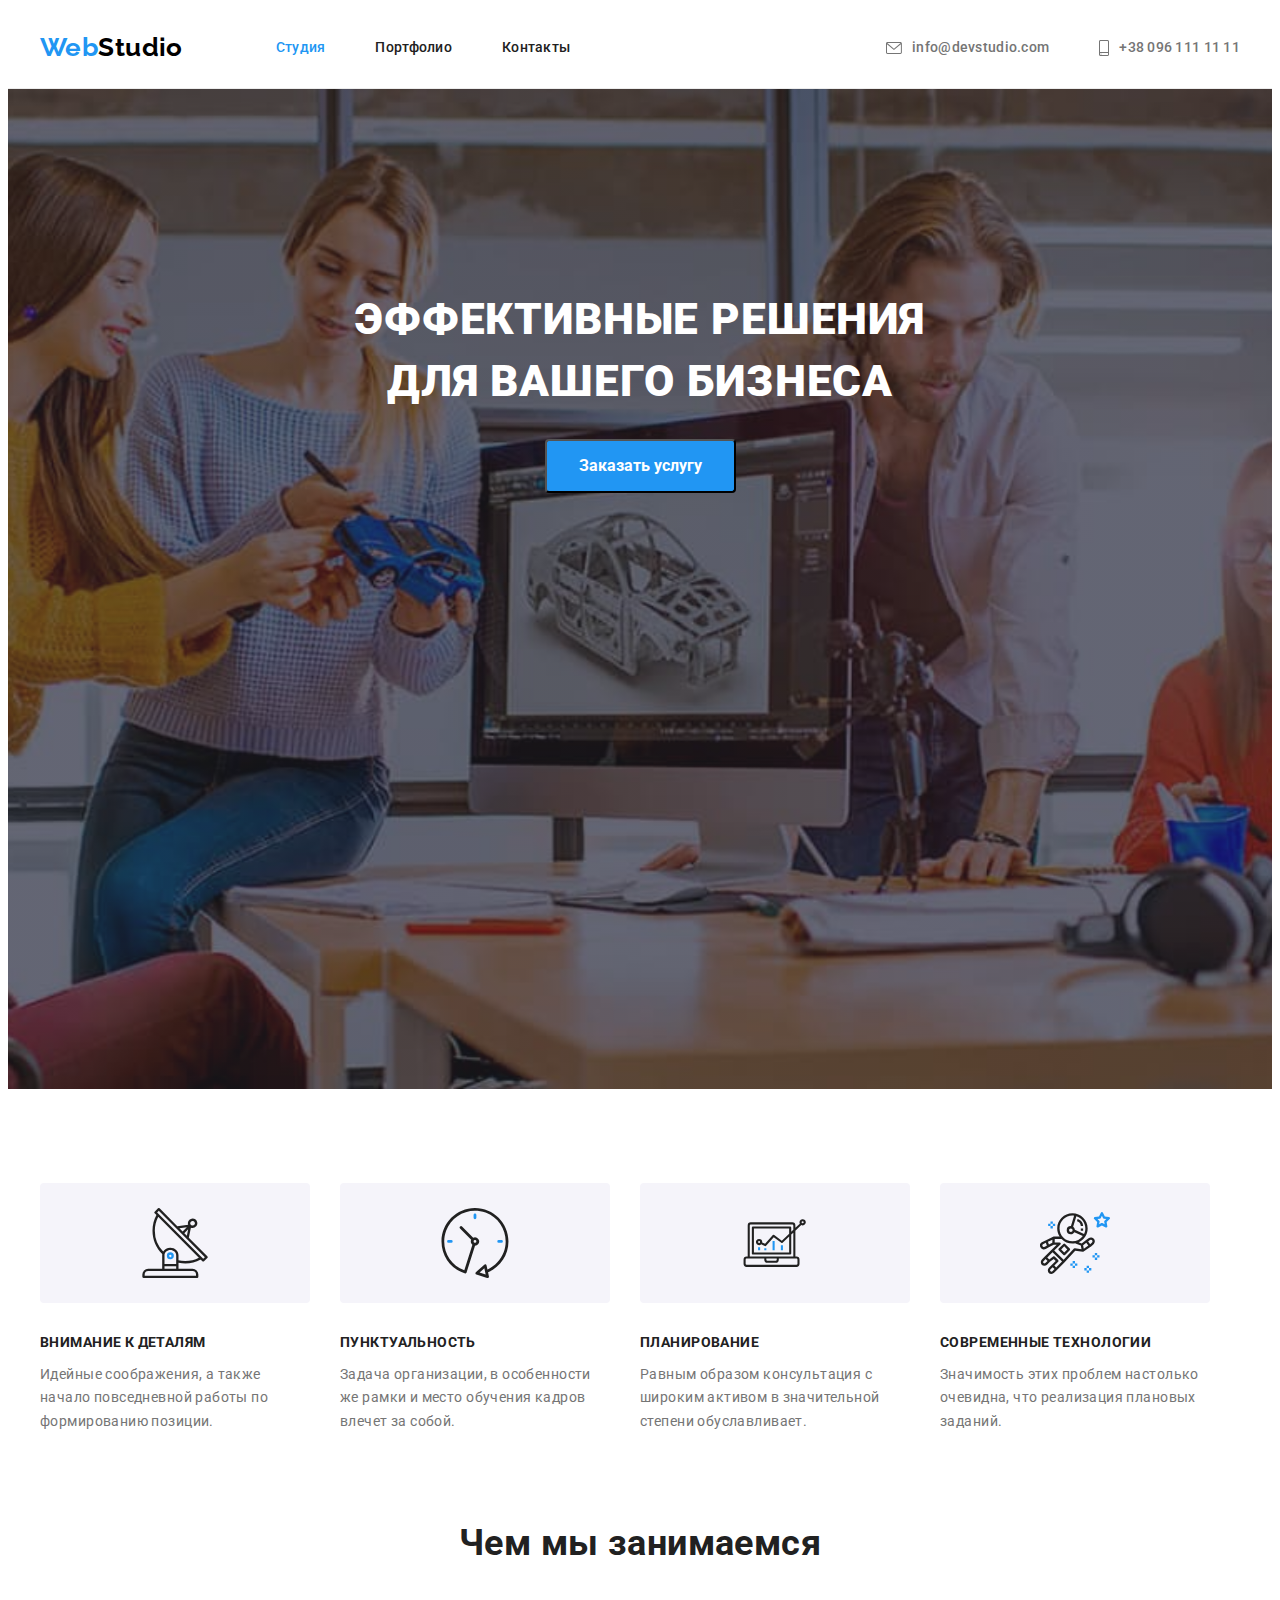
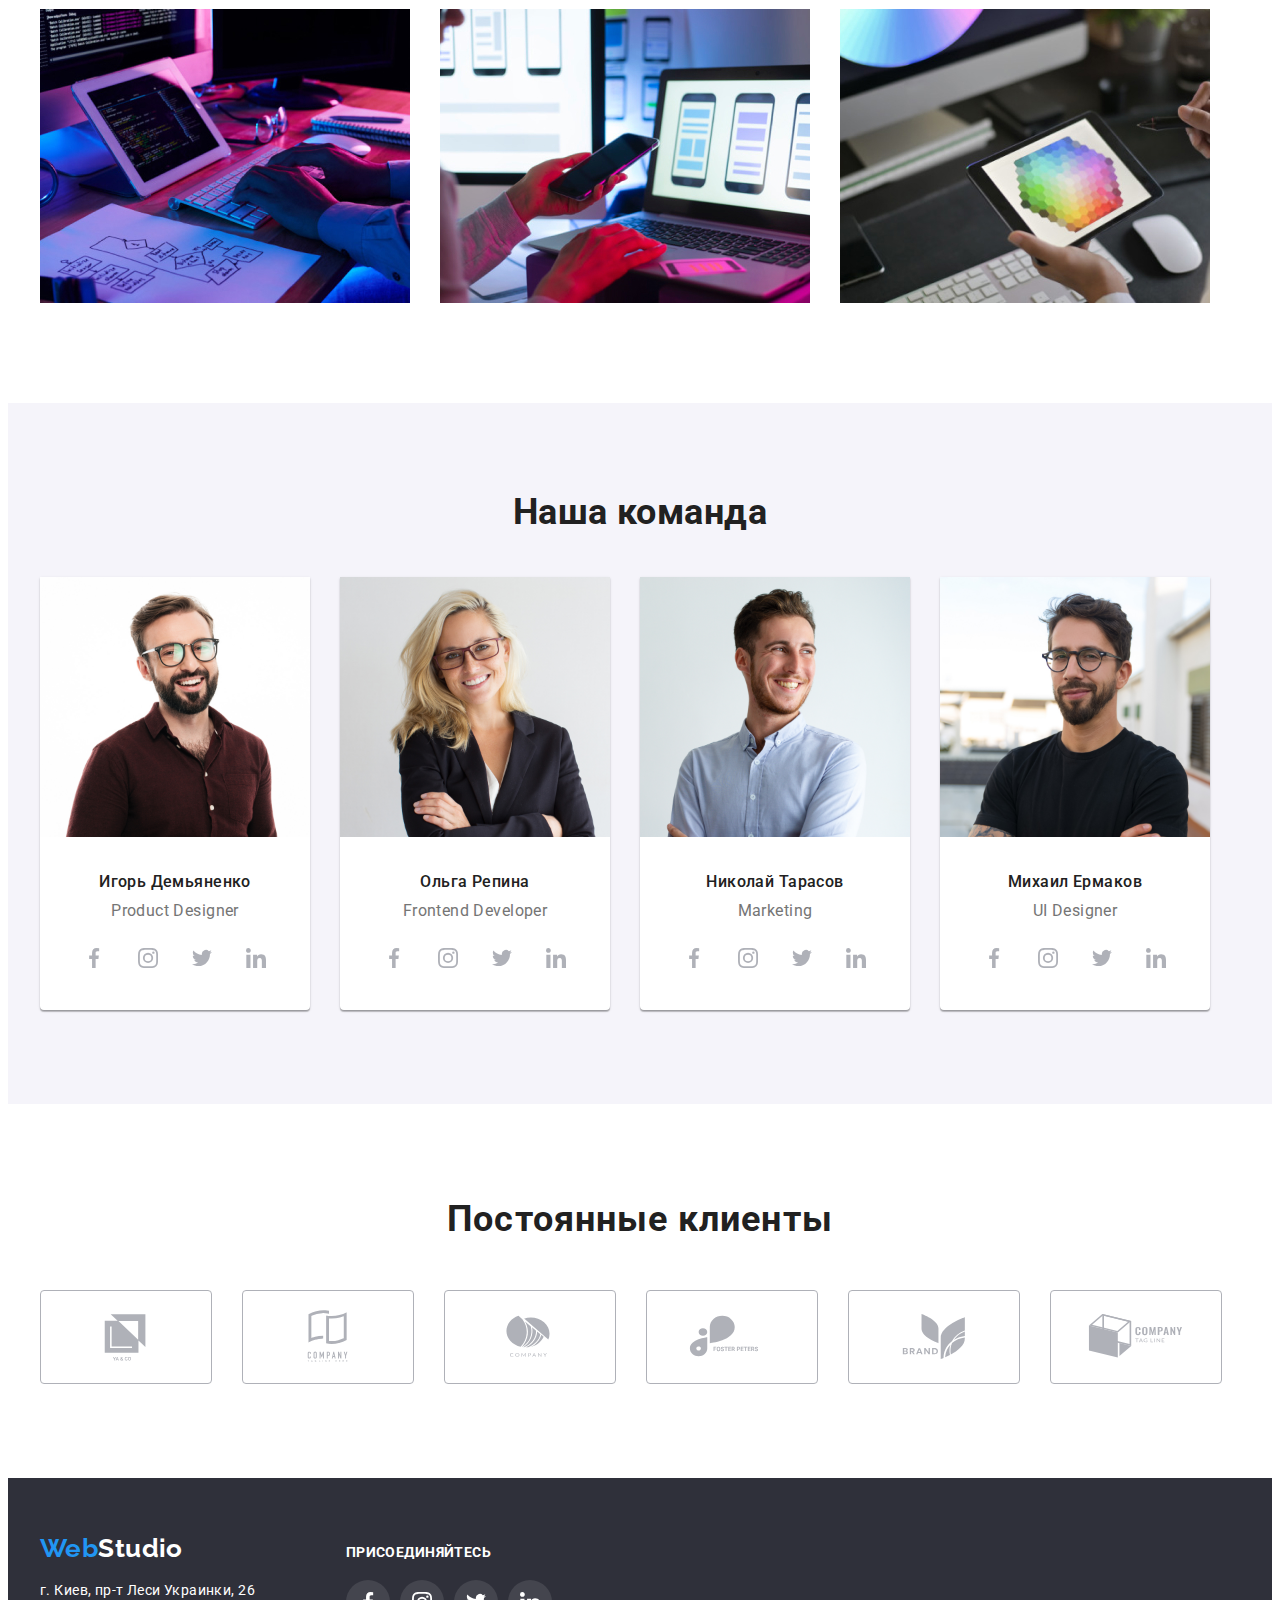
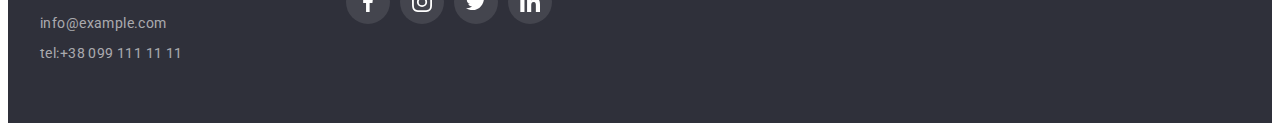
<file: index.html>
<!DOCTYPE html>
<html lang="ru">
  <head>
    <meta charset="UTF-8" />
    <meta http-equiv="X-UA-Compatible" content="IE=edge" />
    <meta name="viewport" content="width=device-width, initial-scale=1.0" />
    <title>Main page</title>
    <!-- Projects font -->
    <link rel="preconnect" href="https://fonts.googleapis.com" />
    <link rel="preconnect" href="https://fonts.gstatic.com" crossorigin />
    <link
      href="https://fonts.googleapis.com/css2?family=Raleway:wght@700&family=Roboto:wght@400;500;700;900&display=swap"
      rel="stylesheet"
    />
    <!-- Normalize -->
    <link
      rel="stylesheet"
      href="https://cdnjs.cloudflare.com/ajax/libs/modern-normalize/1.1.0/modern-normalize.min.css"
      integrity="sha512-wpPYUAdjBVSE4KJnH1VR1HeZfpl1ub8YT/NKx4PuQ5NmX2tKuGu6U/JRp5y+Y8XG2tV+wKQpNHVUX03MfMFn9Q=="
      crossorigin="anonymous"
      referrerpolicy="no-referrer"
    />
    <!-- Custom styles -->
    <link rel="stylesheet" href="./css/main.css" />
  </head>

  <body class="page">
    <!-- Шапка сайта Header-->
    <header class="header">
      <div class="container header-container">
        <a class="logo" lang="en" href="./index.html" aria-label="Логотип сайта"
          >Web<span class="accent-dark">Studio</span></a
        >
        <nav class="nav">
          <ul class="list">
            <li class="item"><a class="link current" href="./index.html">Студия</a></li>
            <li class="item"><a class="link" href="./portfolio.html">Портфолио</a></li>
            <li class="item"><a class="link" href="">Контакты</a></li>
          </ul>
        </nav>

        <ul class="header-list list">
          <li class="item">
            <a class="accent link" href="mailto:info@example.com">
              <svg class="icon envelope-hover" width="16" height="12">
                <use href="./images/icons.svg/symbol-defs-opt.svg#icon-envelope-hover"></use>
              </svg>
              info@devstudio.com</a
            >
          </li>
          <li class="item">
            <a class="accent link" href="tel:+380991111111">
              <svg class="icon phone-hover" width="10" height="16">
                <use href="./images/icons.svg/symbol-defs-opt.svg#icon-phone-hover"></use>
              </svg>
              +38 096 111 11 11</a
            >
          </li>
        </ul>
      </div>
    </header>

    <main>
      <!--Секция Герой Hero -->
      <section class="hero">
        <div class="container">
          <h1 class="hero-cont hero-title">Эффективные решения для вашего бизнеса</h1>
          <button class="hero-cont btn" type="button">Заказать услугу</button>
        </div>
      </section>

      <!-- Секция Особенности компании About -->
      <section class="about section">
        <div class="container">
          <h2 class="section-title visually-hidden">Особенности компании</h2>
          <ul class="list">
            <li class="item">
              <div class="icon-group">
                <svg class="icon">
                  <use href="./images/icons.svg/symbol-defs-opt.svg#icon-antenna"></use>
                </svg>
              </div>
              <h3 class="title">Внимание к деталям</h3>
              <p class="uppertitle">
                Идейные соображения, а также начало повседневной работы по формированию позиции.
              </p>
            </li>
            <li class="item">
              <div class="icon-group">
                <svg class="icon">
                  <use href="./images/icons.svg/symbol-defs-opt.svg#icon-clock"></use>
                </svg>
              </div>
              <h3 class="title">Пунктуальность</h3>
              <p class="uppertitle">
                Задача организации, в особенности же рамки и место обучения кадров влечет за собой.
              </p>
            </li>
            <li class="item">
              <div class="icon-group">
                <svg class="icon">
                  <use href="./images/icons.svg/symbol-defs-opt.svg#icon-diagram"></use>
                </svg>
              </div>
              <h3 class="title">Планирование</h3>
              <p class="uppertitle">
                Равным образом консультация с широким активом в значительной степени обуславливает.
              </p>
            </li>
            <li class="item">
              <div class="icon-group">
                <svg class="icon">
                  <use href="./images/icons.svg/symbol-defs-opt.svg#icon-astronaut"></use>
                </svg>
              </div>
              <h3 class="title">Современные технологии</h3>
              <p class="uppertitle">
                Значимость этих проблем настолько очевидна, что реализация плановых заданий.
              </p>
            </li>
          </ul>
        </div>
      </section>

      <!-- Секция чем мы занимаемся Gallery-->
      <section class="gallery section">
        <div class="container">
          <h2 class="section-title">Чем мы занимаемся</h2>
          <ul class="list">
            <li class="item">
              <img
                class="gallery-img"
                src="./images/main-page/service/service1.jpg"
                alt="Верстка"
                width="370"
                height="294"
              />
            </li>
            <li class="item">
              <img
                class="gallery-img"
                src="./images/main-page/service/service2.jpg"
                alt="Дизайн"
                width="370"
                height="294"
              />
            </li>
            <li class="item">
              <img
                class="gallery-img"
                src="./images/main-page/service/service3.jpg"
                alt="Внешнее оформление"
                width="370"
                height="294"
              />
            </li>
          </ul>
        </div>
      </section>

      <!-- Наша команда Team-->
      <section class="team section">
        <div class="container">
          <h2 class="section-title">Наша команда</h2>
          <ul class="list">
            <li class="item">
              <img
                class="team-img"
                src="./images/main-page/employees/emloyees1.jpg"
                alt="Игорь Демьяненко"
                width="270"
                height="260"
              />
              <div class="team-sign">
                <h3 class="title">Игорь Демьяненко</h3>
                <p class="team-position" lang="en">Product Designer</p>
                <ul class="icon-list">
                  <li class="icon-item">
                    <a
                      class="link"
                      href=""
                      target="_blank"
                      rel="noopener noreferrer"
                      aria-label="Фейсбук иконка"
                    >
                      <svg class="icon accent facebook">
                        <use href="./images/icons.svg/symbol-defs-opt.svg#icon-facebook"></use></svg
                    ></a>
                  </li>
                  <li class="icon-item">
                    <a
                      class="link"
                      href=""
                      target="_blank"
                      rel="noopener noreferrer"
                      aria-label="Инстаграм иконка"
                    >
                      <svg class="icon accent instagram">
                        <use
                          href="./images/icons.svg/symbol-defs-opt.svg#icon-instagram"
                        ></use></svg
                    ></a>
                  </li>
                  <li class="icon-item">
                    <a
                      class="link"
                      href=""
                      target="_blank"
                      rel="noopener noreferrer"
                      aria-label="Твитер иконка"
                    >
                      <svg class="icon accent twitter">
                        <use href="./images/icons.svg/symbol-defs-opt.svg#icon-twitter"></use></svg
                    ></a>
                  </li>
                  <li class="icon-item">
                    <a
                      class="link"
                      href=""
                      target="_blank"
                      rel="noopener noreferrer"
                      aria-label="Линкедин иконка"
                    >
                      <svg class="icon accent linkedin">
                        <use href="./images/icons.svg/symbol-defs-opt.svg#icon-linkedin"></use></svg
                    ></a>
                  </li>
                </ul>
              </div>
            </li>
            <li class="item">
              <img
                class="team-img"
                src="./images/main-page/employees/emloyees2.jpg"
                alt="Ольга Репина"
                width="270"
                height="260"
              />
              <div class="team-sign">
                <h3 class="title">Ольга Репина</h3>
                <p class="team-position" lang="en">Frontend Developer</p>
                <ul class="icon-list">
                  <li class="icon-item">
                    <a
                      class="link"
                      href=""
                      target="_blank"
                      rel="noopener noreferrer"
                      aria-label="Фейсбук иконка"
                    >
                      <svg class="icon accent facebook">
                        <use href="./images/icons.svg/symbol-defs-opt.svg#icon-facebook"></use></svg
                    ></a>
                  </li>
                  <li class="icon-item">
                    <a
                      class="link"
                      href=""
                      target="_blank"
                      rel="noopener noreferrer"
                      aria-label="Инстаграм иконка"
                    >
                      <svg class="icon accent instagram">
                        <use
                          href="./images/icons.svg/symbol-defs-opt.svg#icon-instagram"
                        ></use></svg
                    ></a>
                  </li>
                  <li class="icon-item">
                    <a
                      class="link"
                      href=""
                      target="_blank"
                      rel="noopener noreferrer"
                      aria-label="Твитер иконка"
                    >
                      <svg class="icon accent twitter">
                        <use href="./images/icons.svg/symbol-defs-opt.svg#icon-twitter"></use></svg
                    ></a>
                  </li>
                  <li class="icon-item">
                    <a
                      class="link"
                      href=""
                      target="_blank"
                      rel="noopener noreferrer"
                      aria-label="Линкедин иконка"
                    >
                      <svg class="icon accent linkedin">
                        <use href="./images/icons.svg/symbol-defs-opt.svg#icon-linkedin"></use></svg
                    ></a>
                  </li>
                </ul>
              </div>
            </li>
            <li class="item">
              <img
                class="team-img"
                src="./images/main-page/employees/emloyees3.jpg"
                alt="Николай Тарасов"
                width="270"
                height="260"
              />
              <div class="team-sign">
                <h3 class="title">Николай Тарасов</h3>
                <p class="team-position" lang="en">Marketing</p>
                <ul class="icon-list">
                  <li class="icon-item">
                    <a
                      class="link"
                      href=""
                      target="_blank"
                      rel="noopener noreferrer"
                      aria-label="Фейсбук иконка"
                    >
                      <svg class="icon accent facebook">
                        <use href="./images/icons.svg/symbol-defs-opt.svg#icon-facebook"></use></svg
                    ></a>
                  </li>
                  <li class="icon-item">
                    <a
                      class="link"
                      href=""
                      target="_blank"
                      rel="noopener noreferrer"
                      aria-label="Инстаграм иконка"
                    >
                      <svg class="icon accent instagram">
                        <use
                          href="./images/icons.svg/symbol-defs-opt.svg#icon-instagram"
                        ></use></svg
                    ></a>
                  </li>
                  <li class="icon-item">
                    <a
                      class="link"
                      href=""
                      target="_blank"
                      rel="noopener noreferrer"
                      aria-label="Твитер иконка"
                    >
                      <svg class="icon accent twitter">
                        <use href="./images/icons.svg/symbol-defs-opt.svg#icon-twitter"></use></svg
                    ></a>
                  </li>
                  <li class="icon-item">
                    <a
                      class="link"
                      href=""
                      target="_blank"
                      rel="noopener noreferrer"
                      aria-label="Линкедин иконка"
                    >
                      <svg class="icon accent linkedin">
                        <use href="./images/icons.svg/symbol-defs-opt.svg#icon-linkedin"></use></svg
                    ></a>
                  </li>
                </ul>
              </div>
            </li>
            <li class="item">
              <img
                class="team-img"
                src="./images/main-page/employees/emloyees4.jpg"
                alt="Михаил Ермаков"
                width="270"
                height="260"
              />
              <div class="team-sign">
                <h3 class="title">Михаил Ермаков</h3>
                <p class="team-position" lang="en">UI Designer</p>
                <ul class="icon-list">
                  <li class="icon-item">
                    <a
                      class="link"
                      href=""
                      target="_blank"
                      rel="noopener noreferrer"
                      aria-label="Фейсбук иконка"
                    >
                      <svg class="icon accent facebook">
                        <use href="./images/icons.svg/symbol-defs-opt.svg#icon-facebook"></use></svg
                    ></a>
                  </li>
                  <li class="icon-item">
                    <a
                      class="link"
                      href=""
                      target="_blank"
                      rel="noopener noreferrer"
                      aria-label="Инстаграм иконка"
                    >
                      <svg class="icon accent instagram">
                        <use
                          href="./images/icons.svg/symbol-defs-opt.svg#icon-instagram"
                        ></use></svg
                    ></a>
                  </li>
                  <li class="icon-item">
                    <a
                      class="link"
                      href=""
                      target="_blank"
                      rel="noopener noreferrer"
                      aria-label="Твитер иконка"
                    >
                      <svg class="icon accent twitter">
                        <use href="./images/icons.svg/symbol-defs-opt.svg#icon-twitter"></use></svg
                    ></a>
                  </li>
                  <li class="icon-item">
                    <a
                      class="link"
                      href=""
                      target="_blank"
                      rel="noopener noreferrer"
                      aria-label="Линкедин иконка"
                    >
                      <svg class="icon accent linkedin">
                        <use href="./images/icons.svg/symbol-defs-opt.svg#icon-linkedin"></use></svg
                    ></a>
                  </li>
                </ul>
              </div>
            </li>
          </ul>
        </div>
      </section>
      <!-- Клиенты Clients-->
      <section class="clients section">
        <div class="container">
          <h2 class="section-title">Постоянные клиенты</h2>
          <ul class="list">
            <li class="item">
              <h3 class="title visually-hidden">Логотип компании</h3>
              <a class="link" href="">
                <svg class="icon logo-clients-1">
                  <use href="./images/icons.svg/symbol-defs-opt.svg#icon-clients-1"></use>
                </svg>
              </a>
            </li>
            <li class="item">
              <h3 class="title visually-hidden">Логотип компании</h3>
              <a class="link" href="">
                <svg class="icon logo-clients-2">
                  <use href="./images/icons.svg/symbol-defs-opt.svg#icon-clients-2"></use>
                </svg>
              </a>
            </li>
            <li class="item">
              <h3 class="title visually-hidden">Логотип компании</h3>
              <a class="link" href="">
                <svg class="icon logo-clients-3">
                  <use href="./images/icons.svg/symbol-defs-opt.svg#icon-clients-3"></use>
                </svg>
              </a>
            </li>
            <li class="item">
              <h3 class="title visually-hidden">Логотип компании</h3>
              <a class="link" href="">
                <svg class="icon logo-clients-4">
                  <use href="./images/icons.svg/symbol-defs-opt.svg#icon-clients-4"></use>
                </svg>
              </a>
            </li>
            <li class="item">
              <h3 class="title visually-hidden">Логотип компании</h3>
              <a class="link" href="">
                <svg class="icon logo-clients-5">
                  <use href="./images/icons.svg/symbol-defs-opt.svg#icon-clients-5"></use>
                </svg>
              </a>
            </li>
            <li class="item">
              <h3 class="title visually-hidden">Логотип компании</h3>
              <a class="link" href="">
                <svg class="icon logo-clients-6">
                  <use href="./images/icons.svg/symbol-defs-opt.svg#icon-clients-6"></use>
                </svg>
              </a>
            </li>
          </ul>
        </div>
      </section>
    </main>

    <!-- Подвал сайта Footer -->
    <footer class="footer">
      <div class="full-footer">
        <div class="footer-container">
          <a class="logo" lang="en" aria-label="Логотип сайта" href="./index.html"
            >Web<span class="accent-white">Studio</span></a
          >
          <address class="address">
            <ul class="list">
              <li class="item">
                <a
                  class="link"
                  href="https://goo.gl/maps/sHWixux6kZh7dcSC8"
                  target="_blank"
                  rel="noopener noreferrer"
                  >г. Киев, пр-т Леси Украинки, 26</a
                >
              </li>
              <li class="item">
                <a class="link accent" href="mailto:info@example.com">info@example.com</a>
              </li>
              <li class="item">
                <a class="link accent" href="tel:+380991111111">tel:+38 099 111 11 11</a>
              </li>
            </ul>
          </address>
        </div>
        <div class="icon-footer">
          <h3 class="title">Присоединяйтесь</h3>
          <ul class="icon-list">
            <li class="icon-item">
              <a
                class="link"
                href=""
                target="_blank"
                rel="noopener noreferrer"
                aria-label="Фейсбук иконка"
              >
                <svg class="icon facebook">
                  <use href="./images/icons.svg/symbol-defs-opt.svg#icon-facebook"></use>
                </svg>
              </a>
            </li>
            <li class="icon-item">
              <a
                class="link"
                href=""
                target="_blank"
                rel="noopener noreferrer"
                aria-label="Инстаграм иконка"
              >
                <svg class="icon instagram">
                  <use href="./images/icons.svg/symbol-defs-opt.svg#icon-instagram"></use>
                </svg>
              </a>
            </li>
            <li class="icon-item">
              <a
                class="link"
                href=""
                target="_blank"
                rel="noopener noreferrer"
                aria-label="Твитер иконка"
              >
                <svg class="icon twitter">
                  <use href="./images/icons.svg/symbol-defs-opt.svg#icon-twitter"></use>
                </svg>
              </a>
            </li>
            <li class="icon-item">
              <a
                class="link"
                href=""
                target="_blank"
                rel="noopener noreferrer"
                aria-label="Линкединиконка"
              >
                <svg class="icon linkedin">
                  <use href="./images/icons.svg/symbol-defs-opt.svg#icon-linkedin"></use>
                </svg>
              </a>
            </li>
          </ul>
        </div>
      </div>
    </footer>
  </body>
</html>
</file>
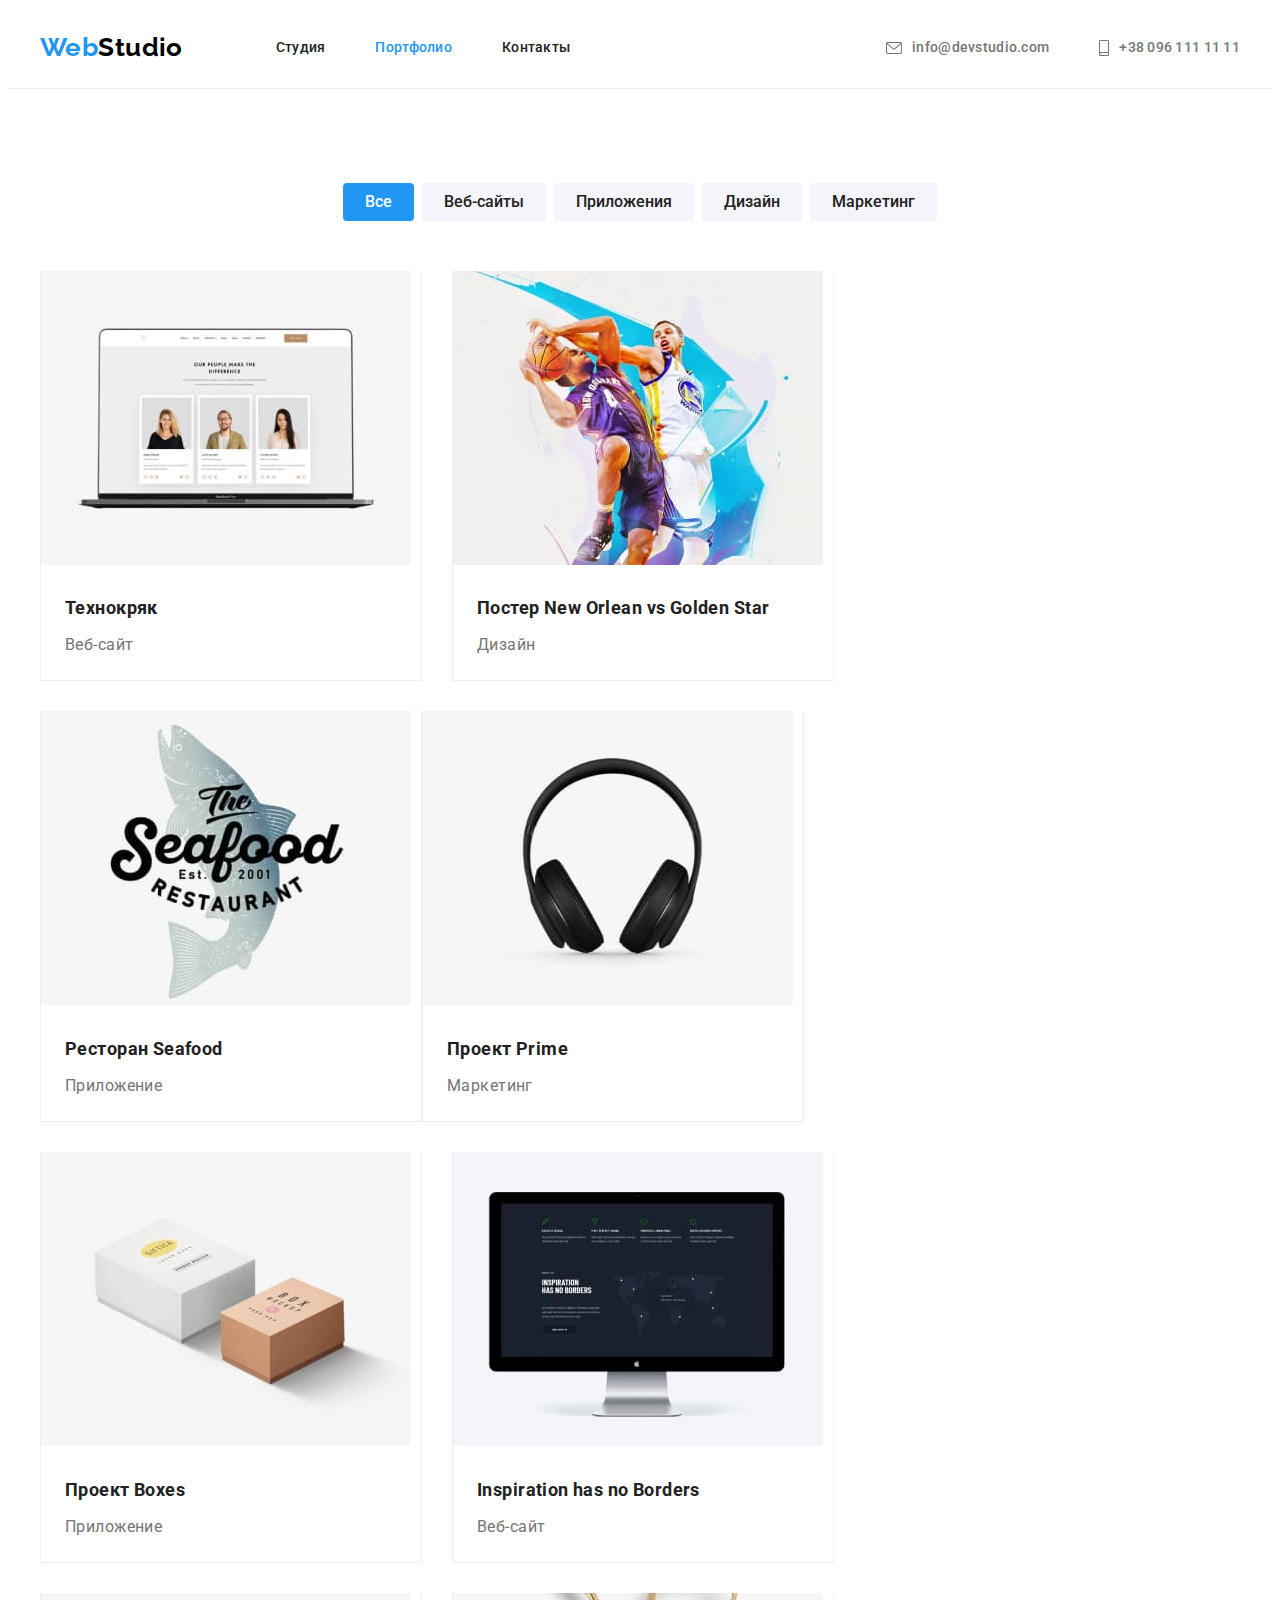
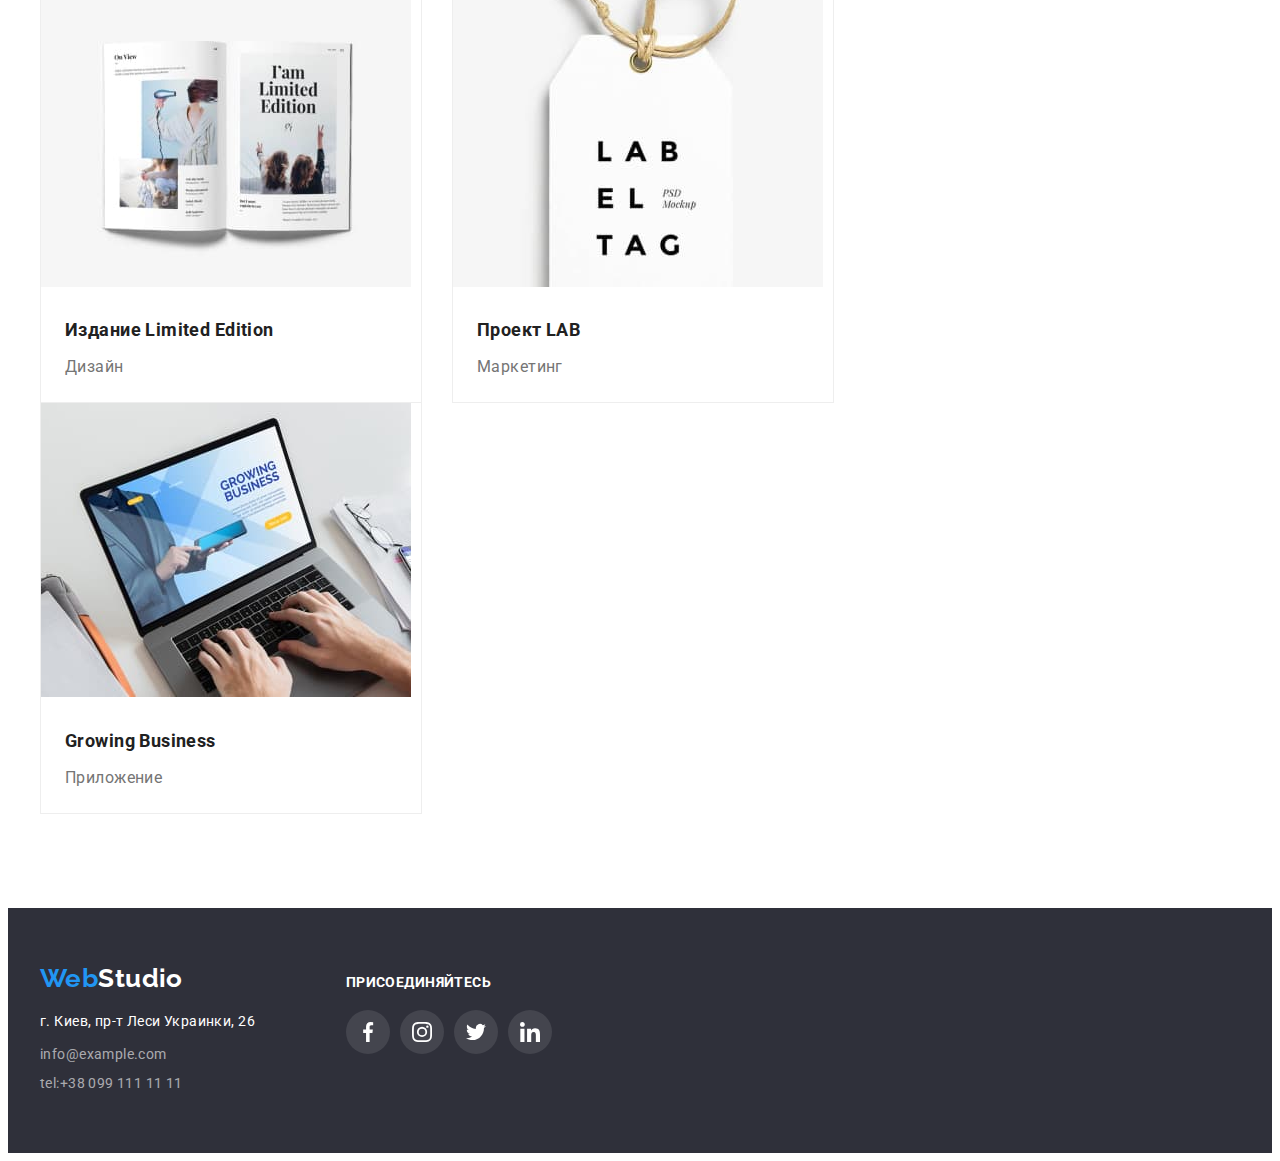
<file: portfolio.html>
<!DOCTYPE html>
<html lang="ru">
  <head>
    <meta charset="UTF-8" />
    <meta http-equiv="X-UA-Compatible" content="IE=edge" />
    <meta name="viewport" content="width=device-width, initial-scale=1.0" />
    <title>Portfolio page</title>
    <!-- Projects font -->
    <link rel="preconnect" href="https://fonts.googleapis.com" />
    <link rel="preconnect" href="https://fonts.gstatic.com" crossorigin />
    <link
      href="https://fonts.googleapis.com/css2?family=Raleway:wght@700&family=Roboto:wght@400;500;700;900&display=swap"
      rel="stylesheet"
    />
    <!-- Normalize -->
    <link
      rel="stylesheet"
      href="https://cdnjs.cloudflare.com/ajax/libs/modern-normalize/1.1.0/modern-normalize.min.css"
      integrity="sha512-wpPYUAdjBVSE4KJnH1VR1HeZfpl1ub8YT/NKx4PuQ5NmX2tKuGu6U/JRp5y+Y8XG2tV+wKQpNHVUX03MfMFn9Q=="
      crossorigin="anonymous"
      referrerpolicy="no-referrer"
    />
    <!-- Custom styles -->
    <link rel="stylesheet" href="./css/main.css" />
  </head>

  <body class="page">
    <!-- Шапка сайта Header-->
    <header class="header">
      <div class="container header-container">
        <a class="logo" lang="en" href="./index.html" aria-label="Логотип сайта"
          >Web<span class="accent-dark">Studio</span></a
        >
        <nav class="nav">
          <ul class="list">
            <li class="item"><a class="link" href="./index.html">Студия</a></li>
            <li class="item"><a class="link current" href="./portfolio.html">Портфолио</a></li>
            <li class="item"><a class="link" href="">Контакты</a></li>
          </ul>
        </nav>

        <ul class="header-list list">
          <li class="item">
            <a class="accent link" href="mailto:info@example.com">
              <svg class="icon envelope-hover" width="16" height="12">
                <use href="./images/icons.svg/symbol-defs-opt.svg#icon-envelope-hover"></use>
              </svg>
              info@devstudio.com</a
            >
          </li>
          <li class="item">
            <a class="accent link" href="tel:+380991111111">
              <svg class="icon phone-hover" width="10" height="16">
                <use href="./images/icons.svg/symbol-defs-opt.svg#icon-phone-hover"></use>
              </svg>
              +38 096 111 11 11</a
            >
          </li>
        </ul>
      </div>
    </header>

    <main>
      <!-- Секция Фильтры Filters-->
      <section class="filters section">
        <div class="container">
          <h1 class="section-title visually-hidden">Фильтры ссылки на страницы сайта</h1>
          <ul class="filt-list list">
            <li class="filt-btn item"><button class="btn current" type="button">Все</button></li>
            <li class="filt-btn item"><button class="btn" type="button">Веб-сайты</button></li>
            <li class="filt-btn item"><button class="btn" type="button">Приложения</button></li>
            <li class="filt-btn item"><button class="btn" type="button">Дизайн</button></li>
            <li class="filt-btn item"><button class="btn" type="button">Маркетинг</button></li>
          </ul>
        </div>

        <!--Секция проекты Projects-->
        <div class="projects container">
          <ul class="list">
            <li class="item">
              <a class="link icon" href="">
                <img
                  class="projects-img"
                  src="./images/portfolio/portfolio-1.jpg"
                  alt="Фотографии трех работников компании"
                  width="370"
                  height="294"
                />
                <div class="sign-group">
                  <h2 class="section-title">Технокряк</h2>
                  <p class="projects-position">Веб-сайт</p>
                </div>
              </a>
            </li>
            <li class="item">
              <a class="link" href="">
                <img
                  class="project-img"
                  src="./images/portfolio/portfolio-2.jpg"
                  alt="Дизайн постера с двумя баскетболистами"
                  width="370"
                  height="294"
                />
                <div class="sign-group">
                  <h2 class="section-title" lang="en">Постер New Orlean vs Golden Star</h2>
                  <p class="projects-position">Дизайн</p>
                </div>
              </a>
            </li>
            <li class="item">
              <a class="link" href="">
                <img
                  class="projects-img"
                  src="./images/portfolio/portfolio-3.jpg"
                  alt="Изображение приложения ресторана"
                  width="370"
                  height="294"
                />
                <div class="sign-group">
                  <h2 class="section-title" lang="en">Ресторан Seafood</h2>
                  <p class="projects-position">Приложение</p>
                </div>
              </a>
            </li>
            <li class="item">
              <a class="link" href="">
                <img
                  class="project-img"
                  src="./images/portfolio/portfolio-4.jpg"
                  alt="Наушники черного цвета"
                  width="370"
                  height="294"
                />
                <div class="sign-group">
                  <h2 class="section-title" lang="en">Проект Prime</h2>
                  <p class="projects-position">Маркетинг</p>
                </div>
              </a>
            </li>
            <li class="item">
              <a class="link" href="">
                <img
                  class="projects-img"
                  src="./images/portfolio/portfolio-5.jpg"
                  alt="Примеры двух коробок разных размеров"
                  width="370"
                  height="294"
                />
                <div class="sign-group">
                  <h2 class="section-title" lang="en">Проект Boxes</h2>
                  <p class="projects-position">Приложение</p>
                </div>
              </a>
            </li>
            <li class="item">
              <a class="link" href="">
                <img
                  class="projects-img"
                  src="./images/portfolio/portfolio-6.jpg"
                  alt="Изображение проэкта главной страницы сайта"
                  width="370"
                  height="294"
                />
                <div class="sign-group">
                  <h2 class="section-title" lang="en">Inspiration has no Borders</h2>
                  <p class="projects-position">Веб-сайт</p>
                </div>
              </a>
            </li>
            <li class="item">
              <a class="link" href="">
                <img
                  class="projects-img"
                  src="./images/portfolio/portfolio-7.jpg"
                  alt="Пример дизайна журнала"
                  width="370"
                  height="294"
                />
                <div class="sign-group">
                  <h2 class="section-title" lang="en">Издание Limited Edition</h2>
                  <p class="projects-position">Дизайн</p>
                </div>
              </a>
            </li>
            <li class="item">
              <a class="link" href="">
                <img
                  class="projects-img"
                  src="./images/portfolio/portfolio-8.jpg"
                  alt="Пример дизайна изделий ярлык"
                  width="370"
                  height="294"
                />
                <div class="sign-group">
                  <h2 class="section-title" lang="en">Проект LAB</h2>
                  <p class="projects-position">Маркетинг</p>
                </div>
              </a>
            </li>
            <li class="item">
              <a class="link" href="">
                <img
                  class="projects-img"
                  src="./images/portfolio/portfolio-9.jpg"
                  alt="Открытый компьютер"
                  width="370"
                  height="294"
                />
                <div class="sign-group">
                  <h2 class="section-title" lang="en">Growing Business</h2>
                  <p class="projects-position">Приложение</p>
                </div>
              </a>
            </li>
          </ul>
        </div>
      </section>
    </main>

    <!-- Подвал сайта Footer -->
    <footer class="footer">
      <div class="full-footer">
        <div class="footer-container">
          <a class="logo" lang="en" aria-label="Логотип сайта" href="./index.html"
            >Web<span class="accent-white">Studio</span></a
          >
          <address class="address">
            <ul class="list">
              <li class="item">
                <a
                  class="link"
                  href="https://goo.gl/maps/sHWixux6kZh7dcSC8"
                  target="_blank"
                  rel="noopener noreferrer"
                  >г. Киев, пр-т Леси Украинки, 26</a
                >
              </li>
              <li class="item">
                <a class="link accent" href="mailto:info@example.com">info@example.com</a>
              </li>
              <li class="item">
                <a class="link accent" href="tel:+380991111111">tel:+38 099 111 11 11</a>
              </li>
            </ul>
          </address>
        </div>
        <div class="icon-footer">
          <h3 class="title">Присоединяйтесь</h3>
          <ul class="icon-list">
            <li class="icon-item">
              <a
                class="link"
                href=""
                target="_blank"
                rel="noopener noreferrer"
                aria-label="Фейсбук иконка"
              >
                <svg class="icon facebook">
                  <use href="./images/icons.svg/symbol-defs-opt.svg#icon-facebook"></use>
                </svg>
              </a>
            </li>
            <li class="icon-item">
              <a
                class="link"
                href=""
                target="_blank"
                rel="noopener noreferrer"
                aria-label="Инстаграм иконка"
              >
                <svg class="icon instagram">
                  <use href="./images/icons.svg/symbol-defs-opt.svg#icon-instagram"></use>
                </svg>
              </a>
            </li>
            <li class="icon-item">
              <a
                class="link"
                href=""
                target="_blank"
                rel="noopener noreferrer"
                aria-label="Твитер иконка"
              >
                <svg class="icon twitter">
                  <use href="./images/icons.svg/symbol-defs-opt.svg#icon-twitter"></use>
                </svg>
              </a>
            </li>
            <li class="icon-item">
              <a
                class="link"
                href=""
                target="_blank"
                rel="noopener noreferrer"
                aria-label="Линкединиконка"
              >
                <svg class="icon linkedin">
                  <use href="./images/icons.svg/symbol-defs-opt.svg#icon-linkedin"></use>
                </svg>
              </a>
            </li>
          </ul>
        </div>
      </div>
    </footer>
  </body>
</html>
</file>
<file: css/main.css>
:root {
  /* font */
  --main-font: Roboto, sans-serif;
  --secondary-font: 'Raleway', sans-serif;

  /* colors */
  --main-white-cl: #ffffff;
  --accent-cl: #2196f3;

  /* text colors */
  --main-txt-cl: #757575;
  --title-txt-cl: #212121;
  --accent-cl-white: rgba(255, 255, 255, 0.6);
  --accent-cl-dark: #000000;

  /* background colors */
  --main-bg-cl: #e5e5e5;
  --secondary-bg-cl: #f5f4fa;
  --dark-bg-cl: #2f303a;
}

body {
  font-family: var(--main-font);
  letter-spacing: 0.03em;
  font-size: 14px;
  line-height: 1.4;

  color: var(--main-txt-cl);
  background-color: var(--main-white-cl);
}
h1,
h2,
h3,
h4,
h5,
h6,
p {
  margin: 0;
}
.img {
  display: block;
}
.visually-hidden {
  position: absolute;
  white-space: nowrap;
  width: 1px;
  height: 1px;
  overflow: hidden;
  border: 0;
  padding: 0;
  clip: rect(0 0 0 0);
  clip-path: inset(50%);
  margin: -1px;
}
.container {
  width: 1200px;

  padding-right: 15px;
  padding-left: 15px;

  margin-right: auto;
  margin-left: auto;
}
.section {
  padding: 94px 0px;
}

.link {
  text-decoration: none;
  /* color: currentColor; */
}

.list {
  list-style: none;
  padding: 0;
  margin: 0;
}

.btn {
  font-family: inherit;
  cursor: pointer;
  background-color: transparent;
}

/*
============================
| Logo / Логотип компании
============================
*/
.logo {
  display: block;
  margin-right: 93px;
  padding-top: 24px;
  padding-bottom: 25px;
  color: var(--accent-cl);

  font-family: var(--secondary-font);
  font-weight: 700;
  font-size: 26px;
  line-height: 0.84;
  text-decoration: none;
}
.accent-dark {
  color: var(--accent-cl-dark);
}
.accent-white {
  color: var(--main-white-cl);
}

/*
============================
| Header section / Шапка сайта
============================
*/
.header {
  border-bottom: 1px solid #ececec;
  background-color: var(--main-white-cl);
}

.header-container {
  display: flex;
  align-items: center;
}
.header .link {
  display: block;
  padding-top: 32px;
  padding-bottom: 32px;
  font-weight: 500;
  line-height: 1.14;
  letter-spacing: 0.02em;
}

.container .list {
  display: flex;
  align-items: center;
  margin-left: auto;
}
.header .item {
  margin-right: 50px;
}
.nav .item:last-child {
  margin-right: 0;
}

.nav .link {
  color: var(--title-txt-cl);
}
.nav .link.current {
  color: var(--accent-cl);
}

.header-list .item:last-child {
  margin-right: 0;
}

.header-list .link {
  display: flex;
  justify-content: center;
  align-items: center;
}

.accent.link {
  color: var(--main-txt-cl);
}

.header-list .link:hover,
.header-list .link:focus {
  color: var(--accent-cl);
}

.header-list .icon {
  margin-right: 10px;
  fill: currentColor;
}

/*
============================
| Hero section / Герой
============================
*/

.hero {
  max-width: 1600px;
  height: 600px;
  margin-right: auto;
  margin-left: auto;
  background-image: linear-gradient(to right, rgba(47, 48, 58, 0.4), rgba(47, 48, 58, 0.4)),
    url(../images/main-page/hero/hero-bcg-img.jpg);
  background-repeat: no-repeat;
  background-size: cover;
  background-position: center;

  padding: 200px 0px;
  color: var(--main-white-cl);
  background-color: var(--dark-bg-cl);
  letter-spacing: 0.06em;
}

.hero-cont {
  display: block;
  margin-left: auto;
  margin-right: auto;
}
.hero-title {
  width: 670px;
  height: 120px;
  text-align: center;
  margin-bottom: 30px;
  font-weight: 900;
  font-size: 44px;
  line-height: 1.4;
  text-transform: uppercase;
}

.hero .btn {
  border-radius: 4px;
  padding: 10px 32px;
  background-color: #2196f3;
  color: var(--main-white-cl);

  font-weight: 700;
  font-size: 16px;
  line-height: 1.9;
  text-align: center;
  display: flex;
  align-items: center;
}

.hero .btn:hover,
.hero .btn:focus {
  background-color: #188ce8;
}

/*
============================
| About section / Особенности компании
============================
*/

.about .title {
  margin-bottom: 10px;
  color: var(--title-txt-cl);
  font-size: 14px;
  font-weight: 700;
  text-transform: uppercase;
}

.about .item {
  margin-right: 30px;
  width: 270px;
}
.about .icon-group {
  display: flex;
  align-items: center;
  justify-content: center;
  margin-bottom: 30px;
  border-radius: 4px;
  height: 120px;
  background-color: var(--secondary-bg-cl);
}
.about .icon {
  width: 70px;
  height: 70px;
}

/* .about .item::before {
  display: block;
  content: '';
  height: 120px;
  border-radius: 4px;
  margin-bottom: 30px;
  background-repeat: no-repeat;
  background-position: center;
  background-color: var(--secondary-bg-cl);
}

.about .icon-antenna::before {
  background-image: url('../images/icons.svg/antenna.svg');
}
.about .icon-clock::before {
  background-image: url('../images/icons.svg/clock.svg');
}
.about .icon-diagram::before {
  background-image: url('../images/icons.svg/diagram.svg');
}
.about .icon-astronaut::before {
  background-image: url('../images/icons.svg/astronaut.svg');
} */
.about .item:last-child {
  margin-right: 0;
}
.about .uppertitle {
  line-height: 1.7;
}

/*
============================
| Gallery section / Чем мы занимаемся
============================
*/

.gallery.section {
  padding-top: 0;
}
.gallery .item {
  margin-right: 30px;
}
.gallery .item:last-child {
  margin-right: 0;
}
.section-title {
  margin-bottom: 50px;
  color: var(--title-txt-cl);

  font-weight: 700;
  font-size: 36px;
  line-height: 0.86;
  text-align: center;
}
/*
============================
| Team section / Наша команда
============================
*/
.team {
  background-color: var(--secondary-bg-cl);
  font-size: 16px;
  line-height: 1.19;
}
.team .section-title {
  margin-bottom: 50px;
}

.team .item {
  margin-right: 30px;
  border-bottom-left-radius: 4px;
  border-bottom-right-radius: 4px;
  box-shadow: 0px 2px 1px 0px rgba(0, 0, 0, 0.2), 0px 1px 1px 0px rgba(0, 0, 0, 0.14),
    0px 1px 3px 0px rgba(0, 0, 0, 0.12);
  background-color: var(--main-white-cl);
}

.team-sign {
  padding-bottom: 30px;
  padding-top: 30px;
}

.team .title {
  margin-bottom: 10px;
  color: var(--title-txt-cl);

  font-size: 16px;
  font-weight: 500;
  text-align: center;
}

.team-position {
  text-align: center;
  margin-bottom: 16px;
}

/*
============================
| Team Icons / Иконки Команды
============================
*/

.team .icon-list {
  display: flex;
  justify-content: center;
  align-items: center;
  padding-right: 32px;
  padding-left: 32px;
  list-style-type: none;
}

.icon-item {
  margin-right: 10px;
}
.icon-item:last-child {
  margin-right: 0;
}

.icon-list .link {
  display: flex;
  justify-content: center;
  align-items: center;

  width: 44px;
  height: 44px;

  background-color: var(--main-white-cl);
  border-radius: 50%;
}

.icon-list .link:hover,
.icon-list .link:focus {
  background-color: var(--accent-cl);
}
.icon-list .icon:hover,
.icon-list .icon:focus {
  fill: var(--main-white-cl);
}
.icon-list .link:hover .icon.accent {
  fill: var(--main-white-cl);
}
.icon-list .icon {
  fill: #afb1b8;
  justify-content: center;
  align-items: center;
  width: 20px;
  height: 20px;
}

/*
============================
| Clients / Клиенты
============================
*/
.clients {
  padding: 94px 0;
  background-color: var(--main-white-cl);
}

.clients .item {
  margin-right: 30px;
  justify-content: center;
  align-items: center;
}

.clients .item:last-child {
  margin-right: 0;
}
.clients .section-title {
  font-style: normal;
  line-height: 42px;
  letter-spacing: 0.03em;
}
.clients .item {
  border: 1px solid #afb1b8;
  border-radius: 4px;
}

.clients .link {
  display: flex;
  width: 170px;
  height: 92px;
  justify-content: center;
  align-items: center;
  fill: #afb1b8;
  cursor: pointer;
}
.clients .link:hover,
.clients .link:focus {
  fill: var(--accent-cl);
  border-color: var(--accent-cl);
}
.clients .item:hover,
.clients .item:focus {
  border-color: var(--accent-cl);
}

.clients .icon {
  width: 106px;
  height: 60px;
}

/*
============================
| Footer section / Подвал 
============================
*/
.footer {
  padding-top: 60px;
  padding-bottom: 57px;
  background-color: var(--dark-bg-cl);
}
.full-footer {
  display: flex;
  align-items: baseline;
  width: 1200px;
  margin-left: auto;
  margin-right: auto;
  padding-left: 15px;
  padding-right: 15px;
}
.footer-container {
  margin-right: 70px;
}
.footer .logo {
  padding: 0px;
  margin-bottom: 20px;
}
.footer .list {
  display: block;
}
.address .link {
  color: var(--main-white-cl);
  font-style: normal;
  line-height: 1.7;
}
.address .item:first-child {
  margin-bottom: 9px;
}
.address .item:last-child {
  margin-top: 6px;
}
.address .accent.link {
  color: var(--accent-cl-white);
}

/* 
============================
| Join section / Присоединяйтесь
============================
*/

.icon-footer {
  display: block;
}

.icon-footer .title {
  margin-bottom: 20px;
  font-style: normal;
  font-size: 14px;
  line-height: 16px;
  text-transform: uppercase;

  color: var(--main-white-cl);
}
.icon-footer .icon-list {
  display: flex;
  justify-content: center;
  list-style: none;
  padding-left: 0;
  margin-top: 0;
  margin-bottom: 0;
}

.icon-item:not(:last-child) {
  margin-right: 10px;
}
.icon-footer .link {
  display: flex;
  width: 44px;
  height: 44px;
  /* color: var(--main-white-cl); */
  background-color: rgba(255, 255, 255, 0.1);
  border-radius: 50%;
  justify-content: center;
  align-items: center;
  /* background-repeat: no-repeat;
  background-position: center; */
  cursor: pointer;
}

.icon-footer .link:hover,
.icon-footer .link:focus {
  fill: var(--accent-cl);
}

.icon-footer .icon {
  width: 20px;
  height: 20px;
  fill: var(--main-white-cl);
}

/* 
Portfolio
============================
| Filters section / Фильтры
============================
*/

.filters .filt-list {
  display: flex;
  align-items: center;
  justify-content: center;
}
.filt-btn {
  margin-right: 8px;
  margin-bottom: 50px;
}

.filters .btn:hover,
.filters .btn:focus {
  box-shadow: 0px 4px 4px rgba(0, 0, 0, 0.25);
}
.filters .btn.current {
  color: var(--main-white-cl);
  background-color: var(--accent-cl);
}

.filters .item:last-child {
  margin-right: 0px;
}
.filters .btn {
  padding: 6px 22px;
  border: none;
  border-radius: 4px;
  color: var(--title-txt-cl);
  background-color: var(--secondary-bg-cl);

  font-weight: 500;
  font-size: 16px;
  line-height: 1.6;
  text-align: center;
}

.filters .btn:hover,
.filters .btn:focus {
  color: var(--main-white-cl);
  background-color: var(--accent-cl);
}

/* 
============================
| Projects section / Проекты
============================
*/

.projects .list {
  flex-wrap: wrap;
}
.projects .link {
  display: inline-block;
}

.projects .link:hover {
  box-shadow: 1px 4px 6px 0px rgba(0, 0, 0, 0.16), 0px 4px 4px 0px rgba(0, 0, 0, 0.06),
    0px 1px 1px 0px rgba(0, 0, 0, 0.12);
}

.projects .sign-group {
  padding: 20px 24px;
}

.projects .section-title {
  margin-bottom: 4px;
  font-size: 18px;
  line-height: 2;
  text-align: left;
}

.projects-position {
  color: var(--main-txt-cl);

  font-size: 16px;
  line-height: 1.88;
}
.projects .item {
  margin-right: 30px;
  margin-bottom: 30px;
  width: calc((100% - 2 * 30px) / 3);
  border: 1px solid #eeeeee;
  border-top: none;
  background-color: var(--main-white-cl);
}
.projects .item:nth-child(3n) {
  margin-right: 0;
}
.projects .item:nth-last-child(-n + 3) {
  margin-bottom: 0;
}
</file>
